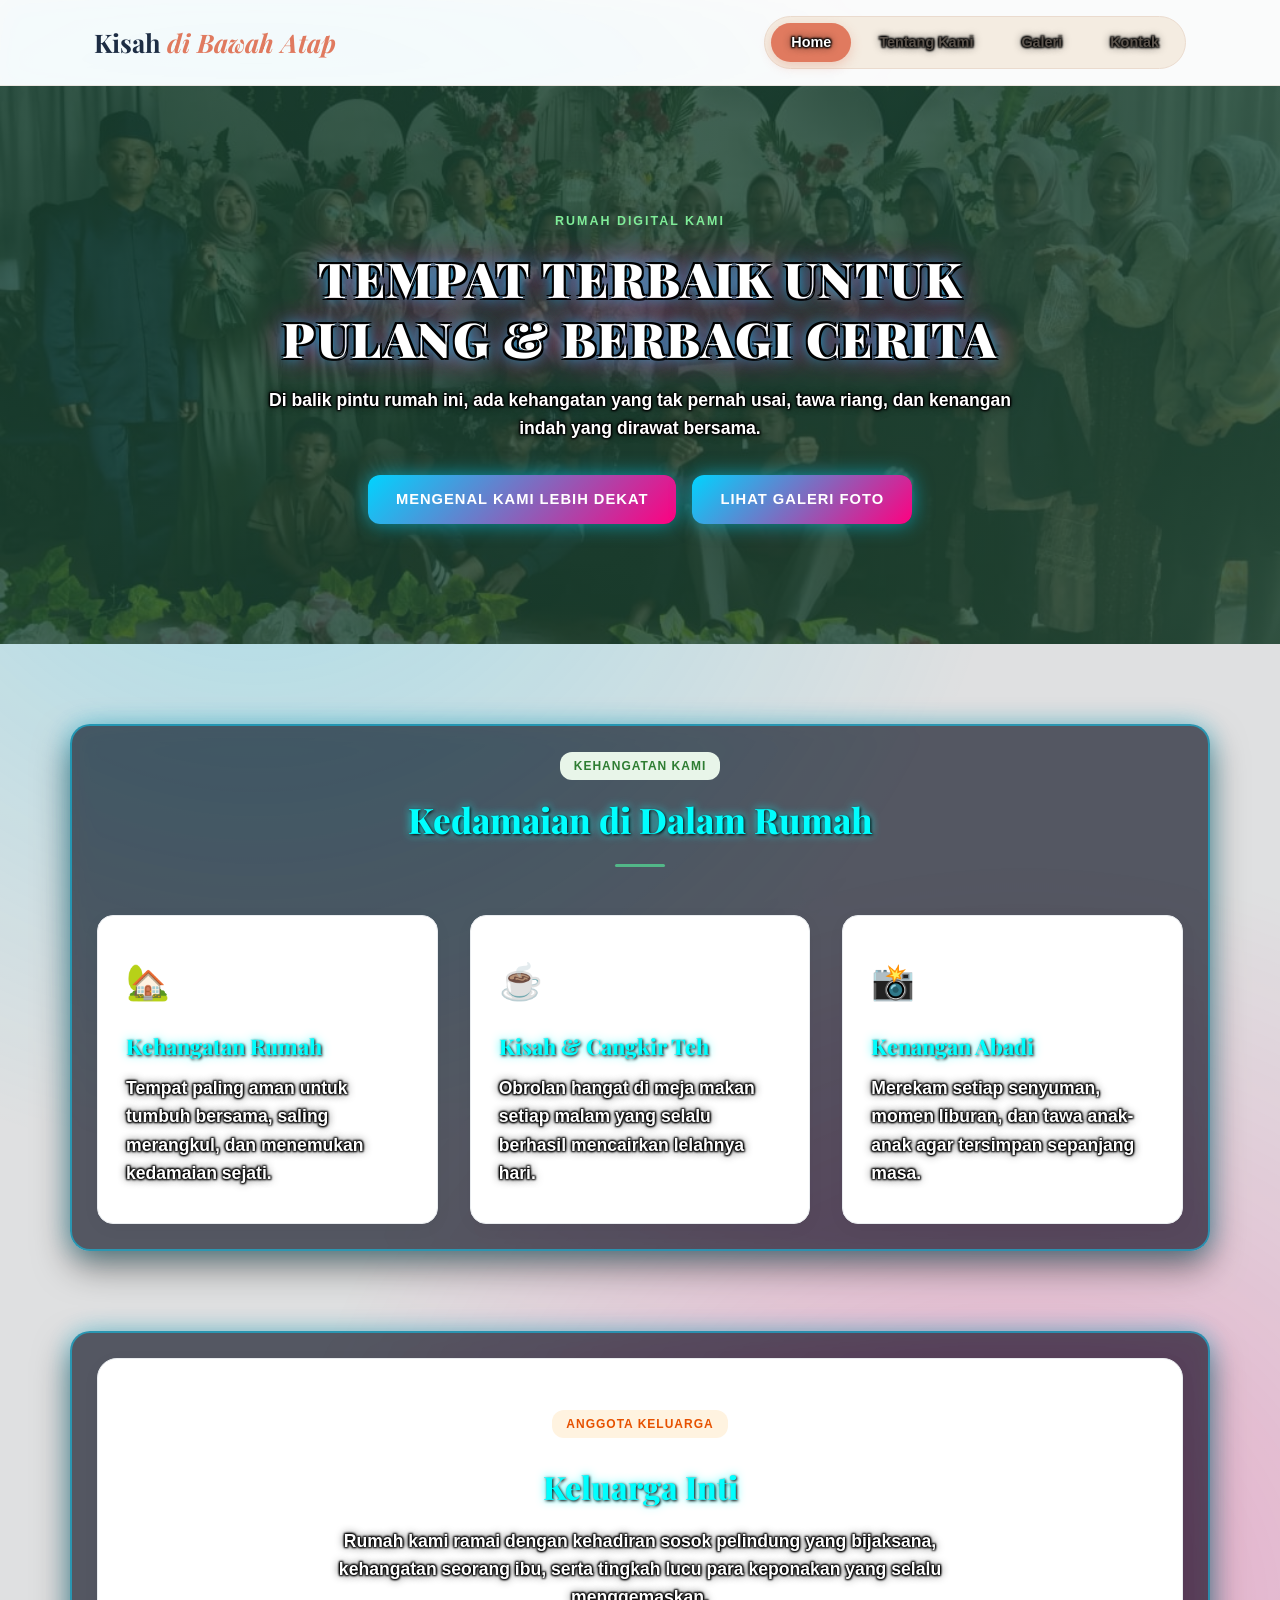
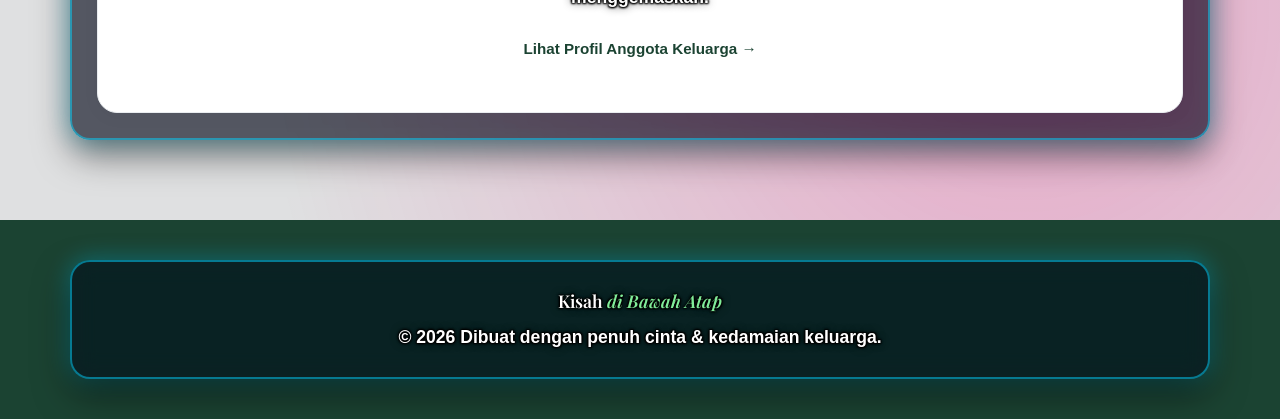
<file: index.html>
<!DOCTYPE html>
<html lang="id">

<head>
    <meta charset="UTF-8">
    <meta name="viewport" content="width=device-width, initial-scale=1.0">
    <title>Beranda - Kisah di Bawah Atap</title>
    <link rel="stylesheet" href="css halaman home.css">
    <!-- Google Fonts Premium -->
    <link
        href="https://fonts.googleapis.com/css2?family=Playfair+Display:ital,wght@0,500;0,600;0,700;1,400&family=Plus+Jakarta+Sans:wght@300;400;500;600&display=swap"
        rel="stylesheet">
</head>

<body>

    <nav class="navbar">
        <div class="nav-container">
            <a href="index.html" class="logo">Kisah <span>di Bawah Atap</span></a>
            <ul class="nav-links">
                <li><a href="halaman home.html" class="active">Home</a></li>
                <li><a href="halaman tentang kami.html">Tentang Kami</a></li>
                <li><a href="halaman galeri.html">Galeri</a></li>
                <li><a href="halaman contac.html">Kontak</a></li>
            </ul>
        </div>
    </nav>

    <header class="luxury-hero">
        <div class="hero-content">
            <span class="hero-tag">RUMAH DIGITAL KAMI</span>
            <h1>Tempat Terbaik untuk Pulang & Berbagi Cerita</h1>
            <p>Di balik pintu rumah ini, ada kehangatan yang tak pernah usai, tawa riang, dan kenangan indah yang
                dirawat bersama.</p>
            <div class="hero-buttons">
                <a href="halaman tentang kami.html" class="btn btn-emerald">Mengenal Kami Lebih Dekat</a>
                <a href="halaman galeri.html" class="btn btn-outline">Lihat Galeri Foto</a>
            </div>
        </div>
    </header>
    <section class="home-features">
        <div class="container">
            <div class="section-header">
                <span class="badge">KEHANGATAN KAMI</span>
                <h2>Kedamaian di Dalam Rumah</h2>
                <div class="line-decor"></div>
            </div>

            <div class="grid-three">
                <div class="feature-card">
                    <div class="icon-box">🏡</div>
                    <h3>Kehangatan Rumah</h3>
                    <p>Tempat paling aman untuk tumbuh bersama, saling merangkul, dan menemukan kedamaian sejati.</p>
                </div>

                <div class="feature-card">
                    <div class="icon-box">☕</div>
                    <h3>Kisah & Cangkir Teh</h3>
                    <p>Obrolan hangat di meja makan setiap malam yang selalu berhasil mencairkan lelahnya hari.</p>
                </div>

                <div class="feature-card">
                    <div class="icon-box">📸</div>
                    <h3>Kenangan Abadi</h3>
                    <p>Merekam setiap senyuman, momen liburan, dan tawa anak-anak agar tersimpan sepanjang masa.</p>
                </div>
            </div>
        </div>
    </section>

    <section class="family-preview">
        <div class="container">
            <div class="preview-box">
                <span class="badge warm">ANGGOTA KELUARGA</span>
                <h2>Keluarga Inti </h2>
                <p>Rumah kami ramai dengan kehadiran sosok pelindung yang bijaksana, kehangatan seorang ibu, serta
                    tingkah lucu para keponakan yang selalu menggemaskan.</p>
                <a href="halaman tentang kami.html" class="btn-text">Lihat Profil Anggota Keluarga &rarr;</a>
            </div>
        </div>
    </section>

    <footer class="main-footer">
        <div class="container">
            <p class="footer-logo">Kisah <span>di Bawah Atap</span></p>
            <p class="copy">&copy; 2026 Dibuat dengan penuh cinta & kedamaian keluarga.</p>
        </div>
    </footer>

</body>

</html>
</file>
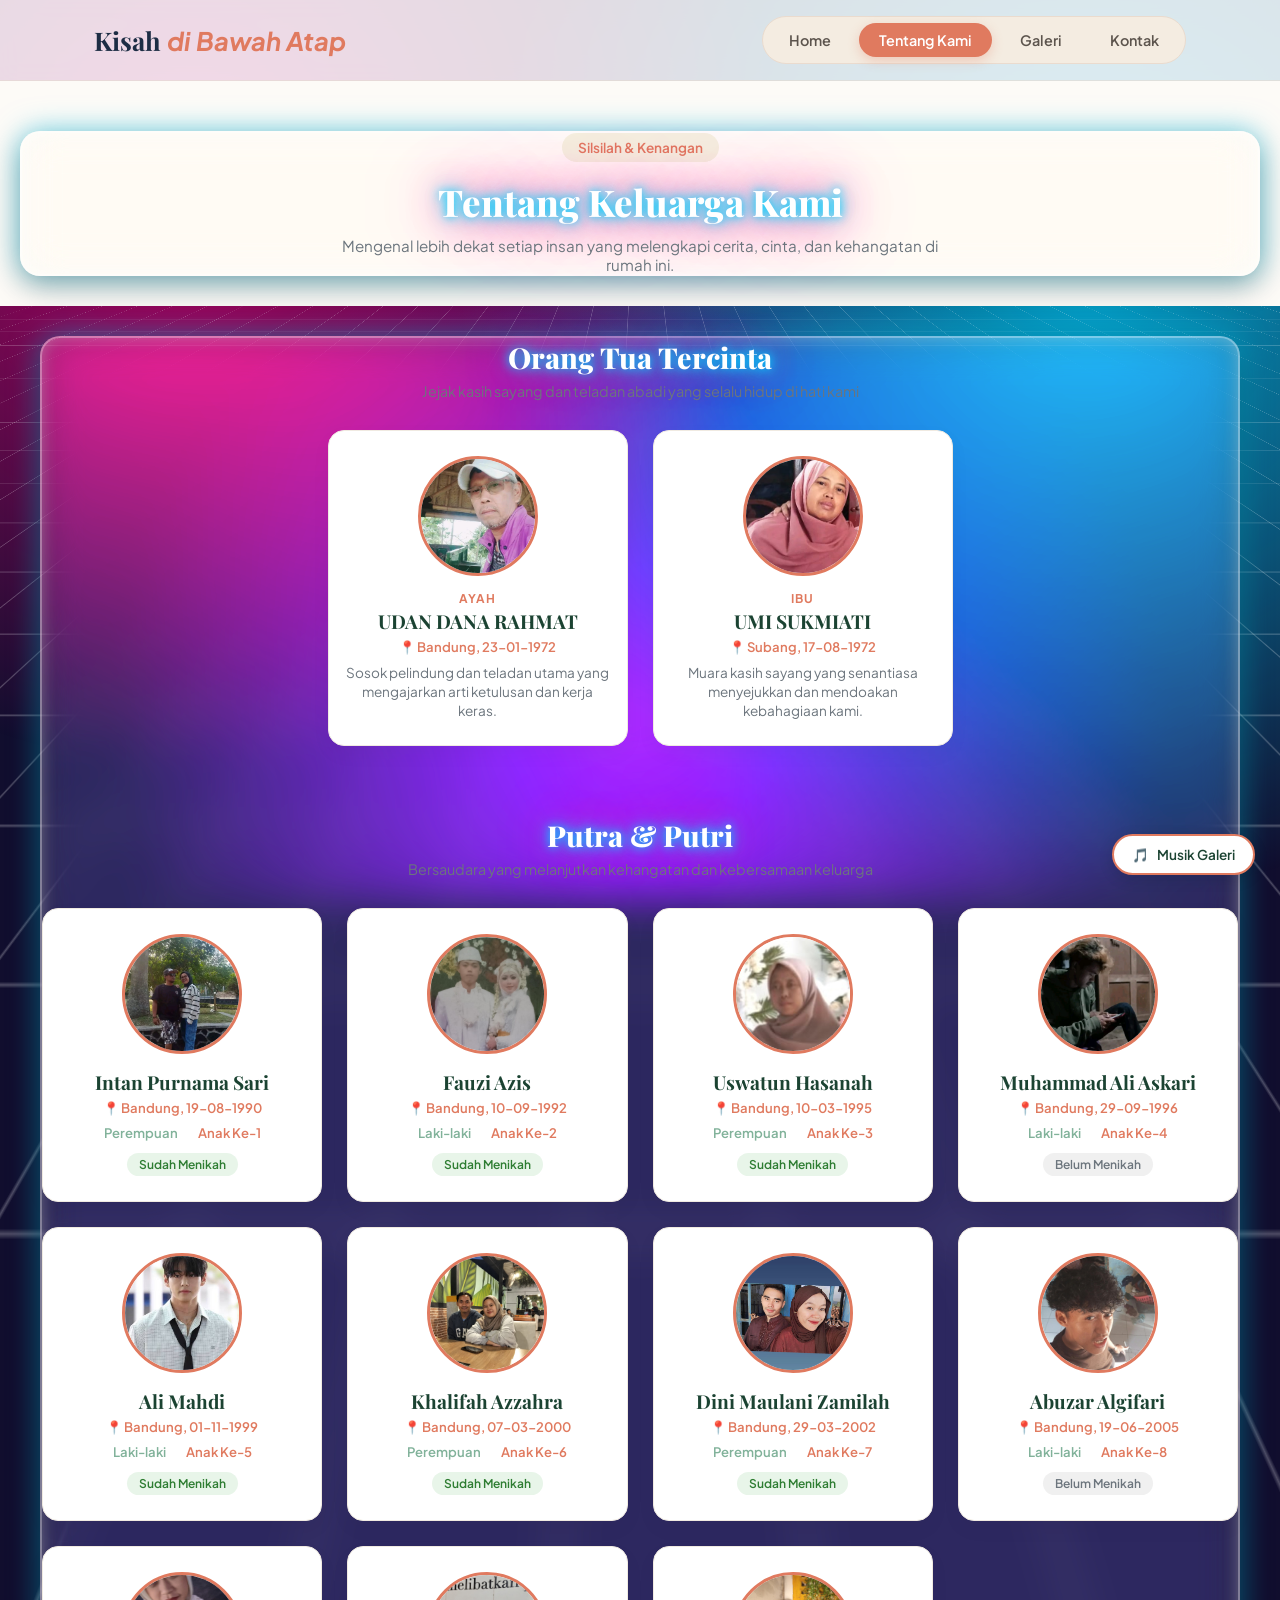
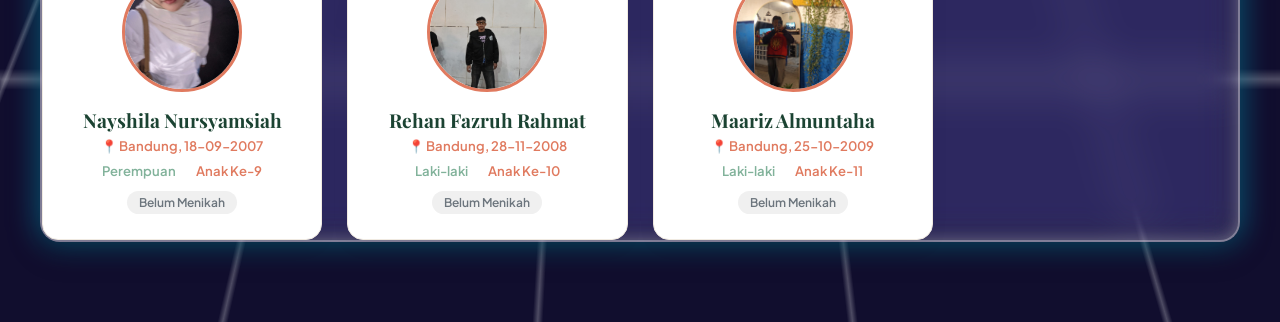
<file: halaman tentang kami.html>
<!DOCTYPE html>
<html lang="id">

<head>
    <meta charset="UTF-8">
    <meta name="viewport" content="width=device-width, initial-scale=1.0">
    <title>Tentang Kami - Kisah di Bawah Atap</title>

    <link
        href="https://fonts.googleapis.com/css2?family=Playfair+Display:ital,wght@0,600;0,700;1,400&family=Plus+Jakarta+Sans:wght@400;500;600;700&display=swap"
        rel="stylesheet">
    <link rel="stylesheet" href="css halam tentang kami.css">
</head>

<body>

    <nav class="navbar">
        <div class="nav-container">
            <a href="index.html" class="logo">Kisah <span>di Bawah Atap</span></a>
            <ul class="nav-links">
                <li><a href="index.html">Home</a></li>
                <li><a href="halaman tentang kami.html" class="active">Tentang Kami</a></li>
                <li><a href="halaman galeri.html">Galeri</a></li>
                <li><a href="halaman contac.html">Kontak</a></li>
            </ul>
        </div>
    </nav>

    <section class="about-hero">
        <div class="container">
            <span class="hero-badge">Silsilah & Kenangan</span>
            <h1>Tentang Keluarga Kami</h1>
            <p>Mengenal lebih dekat setiap insan yang melengkapi cerita, cinta, dan kehangatan di rumah ini.</p>
        </div>
    </section>

    <section class="profiles-section">
        <div class="container">



            <div class="section-title-wrap">
                <h2>Orang Tua Tercinta</h2>
                <p>Jejak kasih sayang dan teladan abadi yang selalu hidup di hati kami</p>
            </div>

            <div class="parents-grid">
                <div class="profile-card">
                    <div class="card-image-wrap">
                        <a href="https://www.facebook.com/share/1ByQkiwCEE/" target="_blank">
                            <img src="UDR3.jpeg" alt="Foto Udan Dana Rahmat">
                        </a>
                    </div>
                    <div class="profile-info">
                        <span class="memorial-tag">Ayah</span>
                        <h3>UDAN DANA RAHMAT</h3>
                        <p class="birth-info">📍 Bandung, 23-01-1972</p>
                        <p class="bio">Sosok pelindung dan teladan utama yang mengajarkan arti ketulusan dan kerja
                            keras.</p>
                    </div>
                </div>

                <div class="profile-card">
                    <div class="card-image-wrap">
                        <a href="UMI.jpeg" target="_blank">
                            <img src="UMI.jpeg" alt="Foto Umi Sukmiati">
                        </a>
                    </div>
                    <div class="profile-info">
                        <span class="memorial-tag">Ibu</span>
                        <h3>UMI SUKMIATI</h3>
                        <p class="birth-info">📍 Subang, 17-08-1972</p>
                        <p class="bio">Muara kasih sayang yang senantiasa menyejukkan dan mendoakan kebahagiaan kami.
                        </p>
                    </div>
                </div>
            </div>


            <div class="section-title-wrap" style="margin-top: 70px;">
                <h2>Putra & Putri</h2>
                <p>Bersaudara yang melanjutkan kehangatan dan kebersamaan keluarga</p>
            </div>

            <div class="profiles-grid">
                <div class="profile-card">
                    <div class="card-image-wrap">
                        <a href="https://www.tiktok.com/@intanpurnamasari019?_r=1&_t=ZS-99Z29GxU5nW" target="_blank">
                            <img src="TAWA.jpeg" alt="Intan Purnama Sari">
                        </a>
                    </div>
                    <div class="profile-info">
                        <h3>Intan Purnama Sari</h3>
                        <p class="birth-info">📍 Bandung, 19-08-1990</p>
                        <div class="profile-meta">
                            <span class="meta-gender">Perempuan</span> •
                            <span class="meta-status">Anak Ke-1</span>
                        </div>
                        <div class="marriage-status status-married">Sudah Menikah</div>
                    </div>
                </div>


                <div class="profile-card">
                    <div class="card-image-wrap">
                        <a href="https://www.tiktok.com/@user9463874217784?_r=1&_t=ZS-99Z26ylqovY">
                            <img src="fauzi.jpeg" alt="Fauzi Azis">
                        </a>
                    </div>
                    <div class="profile-info">
                        <h3>Fauzi Azis</h3>
                        <p class="birth-info">📍 Bandung, 10-09-1992</p>
                        <div class="profile-meta">
                            <span class="meta-gender">Laki-laki</span> •
                            <span class="meta-status">Anak Ke-2</span>
                        </div>
                        <div class="marriage-status status-married">Sudah Menikah</div>
                    </div>
                </div>



                <div class="profile-card">
                    <div class="card-image-wrap">
                        <a href="https://www.facebook.com/share/1DV4ugGvtP/">
                            <img src="uus.jpeg" alt="Uswatun Hasanah">
                        </a>
                    </div>
                    <div class="profile-info">
                        <h3>Uswatun Hasanah</h3>
                        <p class="birth-info">📍 Bandung, 10-03-1995</p>
                        <div class="profile-meta">
                            <span class="meta-gender">Perempuan</span> •
                            <span class="meta-status">Anak Ke-3</span>
                        </div>
                        <div class="marriage-status status-married">Sudah Menikah</div>
                    </div>
                </div>



                <div class="profile-card">
                    <div class="card-image-wrap">
                        <a href="https://www.instagram.com/muhammadaliaskari366?stkn=M2VtY3dyczRnaDYx">
                            <img src="emad.jpeg" alt="Muhammad Ali Askari">
                        </a>
                    </div>
                    <div class="profile-info">
                        <h3>Muhammad Ali Askari</h3>
                        <p class="birth-info">📍 Bandung, 29-09-1996</p>
                        <div class="profile-meta">
                            <span class="meta-gender">Laki-laki</span> •
                            <span class="meta-status">Anak Ke-4</span>
                        </div>
                        <div class="marriage-status status-single">Belum Menikah</div>
                    </div>
                </div>


                <div class="profile-card">
                    <div class="card-image-wrap">
                        <a href="https://www.instagram.com/thv?utm_source=ig_web_button_share_sheet&stkn=ZDNlZDc0MzIxNw=="
                            target="_blank">
                            <img src="ali.jfif" alt="Ali Mahdi">
                        </a>
                    </div>
                    <div class="profile-info">
                        <h3>Ali Mahdi</h3>
                        <p class="birth-info">📍 Bandung, 01-11-1999</p>
                        <div class="profile-meta">
                            <span class="meta-gender">Laki-laki</span> •
                            <span class="meta-status">Anak Ke-5</span>
                        </div>
                        <div class="marriage-status status-married">Sudah Menikah</div>
                    </div>
                </div>



                <div class="profile-card">
                    <div class="card-image-wrap">
                        <a href="https://www.instagram.com/khalifah_azzahra26" target="_blank">
                            <img src="GIPAT.jpeg" alt="Khalifah Azzahra">
                        </a>
                    </div>
                    <div class="profile-info">
                        <h3>Khalifah Azzahra</h3>
                        <p class="birth-info">📍 Bandung, 07-03-2000</p>
                        <div class="profile-meta">
                            <span class="meta-gender">Perempuan</span> •
                            <span class="meta-status">Anak Ke-6</span>
                        </div>
                        <div class="marriage-status status-married">Sudah Menikah</div>
                    </div>
                </div>


                <div class="profile-card">
                    <div class="card-image-wrap">
                        <a href="https://www.instagram.com/maulani5424" target="_blank">
                            <img src="TISIN.jpeg" alt="Dini Maulani Zamilah">
                        </a>
                    </div>
                    <div class="profile-info">
                        <h3>Dini Maulani Zamilah</h3>
                        <p class="birth-info">📍 Bandung, 29-03-2002</p>
                        <div class="profile-meta">
                            <span class="meta-gender">Perempuan</span> •
                            <span class="meta-status">Anak Ke-7</span>
                        </div>
                        <div class="marriage-status status-married">Sudah Menikah</div>
                    </div>
                </div>



                <div class="profile-card">
                    <div class="card-image-wrap">
                        <a href="https://www.instagram.com/abuzaralgifari05" target="_blank">
                            <img src="ALGI.jpeg" alt="Abuzar Algifari">
                        </a>
                    </div>
                    <div class="profile-info">
                        <h3>Abuzar Algifari</h3>
                        <p class="birth-info">📍 Bandung, 19-06-2005</p>
                        <div class="profile-meta">
                            <span class="meta-gender">Laki-laki</span> •
                            <span class="meta-status">Anak Ke-8</span>
                        </div>
                        <div class="marriage-status status-single">Belum Menikah</div>
                    </div>
                </div>



                <div class="profile-card">
                    <div class="card-image-wrap">
                        <a href="https://www.instagram.com/rehan.frzrhmt" target="_blank">
                            <img src="shilaaa.jpeg" alt="Nayshila Nursyamsiah">
                        </a>
                    </div>
                    <div class="profile-info">
                        <h3>Nayshila Nursyamsiah</h3>
                        <p class="birth-info">📍 Bandung, 18-09-2007</p>
                        <div class="profile-meta">
                            <span class="meta-gender">Perempuan</span> •
                            <span class="meta-status">Anak Ke-9</span>
                        </div>
                        <div class="marriage-status status-single">Belum Menikah</div>
                    </div>
                </div>


                <div class="profile-card">
                    <div class="card-image-wrap">
                        <a href="https://www.instagram.com/rehan.frzrhmt" target="_blank">
                            <img src="REHAN.jpeg" alt="Rehan Fazruh Rahmat">
                        </a>
                    </div>
                    <div class="profile-info">
                        <h3>Rehan Fazruh Rahmat</h3>
                        <p class="birth-info">📍 Bandung, 28-11-2008</p>
                        <div class="profile-meta">
                            <span class="meta-gender">Laki-laki</span> •
                            <span class="meta-status">Anak Ke-10</span>
                        </div>
                        <div class="marriage-status status-single">Belum Menikah</div>
                    </div>
                </div>



                <div class="profile-card">
                    <div class="card-image-wrap">
                        <a href="https://www.instagram.com/maarizalmnth.10_25_09" target="_blank">
                            <img src="ME.jpeg" alt="Maariz Almuntaha">
                        </a>
                    </div>
                    <div class="profile-info">
                        <h3>Maariz Almuntaha</h3>
                        <p class="birth-info">📍 Bandung, 25-10-2009</p>
                        <div class="profile-meta">
                            <span class="meta-gender">Laki-laki</span> •
                            <span class="meta-status">Anak Ke-11</span>
                        </div>
                        <div class="marriage-status status-single">Belum Menikah</div>
                    </div>
                </div>
            </div>
    </section>
    <audio id="bg-music" loop preload="auto">
        <!-- Pastikan nama file sesuai dengan file mp3 yang kamu download -->
        <source src="video bg.mp4" type="audio/mpeg">
        Browser Anda tidak mendukung elemen audio.
    </audio>


    <button id="music-toggle-btn" class="music-btn" title="Putar / Hentikan Musik">
        <span id="music-icon">🎵</span>
        <span id="music-text">Musik Galeri</span>
    </button>


    <script>
        const music = document.getElementById('bg-music');
        const musicBtn = document.getElementById('music-toggle-btn');
        const musicIcon = document.getElementById('music-icon');
        const musicText = document.getElementById('music-text');

        let isPlaying = false;

        musicBtn.addEventListener('click', function () {
            if (isPlaying) {
                music.pause();
                musicIcon.textContent = '🎵';
                musicText.textContent = 'Musik Galeri';
                musicBtn.classList.remove('playing');
            } else {
                music.play();
                musicIcon.textContent = '🔊';
                musicText.textContent = 'Jeda Musik';
                musicBtn.classList.add('playing');
            }
            isPlaying = !isPlaying;
        });
    </script>
    <style>
        .galeri-grid,
        div[class*="gallery"],
        div[class*="galeri"] {
            display: grid !important;
            grid-template-columns: repeat(auto-fit, minmax(250px, 1fr)) !important;
            gap: 20px !important;
            max-width: 1100px !important;
            margin: 30px auto !important;
            padding: 0 15px !important;
            box-sizing: border-box !important;
        }

        .galeri-grid>div,
        div[class*="gallery"]>div,
        div[class*="galeri"]>div {
            background: #ffffff !important;
            border-radius: 12px !important;
            overflow: hidden !important;
            border: 1px solid #e07a5f !important;
            /* Terracotta */
            box-shadow: 0 4px 10px rgba(0, 0, 0, 0.08) !important;
            display: flex !important;
            flex-direction: column !important;
        }

        .galeri-grid img,
        .galeri-grid video,
        div[class*="gallery"] img,
        div[class*="gallery"] video,
        div[class*="galeri"] img,
        div[class*="galeri"] video {
            width: 100% !important;
            height: 220px !important;
            /* Dikunci sama rata */
            object-fit: cover !important;
            /* Foto/video anti-gepeng */
            display: block !important;
            margin: 0 !important;
            padding: 0 !important;
        }
    </style>

</body>

</html>
</file>
<file: css halaman home.css>
*,
*::before,
*::after {
    box-sizing: border-box;
    margin: 0;
    padding: 0;
}

body {
    font-family: 'Plus Jakarta Sans', sans-serif;
    background-color: #f8f9fa;
    color: #2b2d42;
    line-height: 1.7;
    -webkit-font-smoothing: antialiased;
}

.container {
    max-width: 1140px;
    margin: 0 auto;
    padding: 0 24px;
}

.navbar {
    position: sticky;
    top: 0;
    z-index: 1000;
    background: rgba(255, 255, 255, 0.85) !important;
    backdrop-filter: blur(12px);
    -webkit-backdrop-filter: blur(12px);
    border-bottom: 1px solid rgba(228, 218, 208, 0.6);
    padding: 16px 0;
}

.nav-container {
    max-width: 1140px;
    margin: 0 auto;
    padding: 0 24px;
    display: flex;
    justify-content: space-between;
    align-items: center;
}

.logo {
    font-family: 'Playfair Display', serif;
    font-size: 1.6rem;
    font-weight: 700;
    color: #1d2d44;
    text-decoration: none;
}

.logo span {
    color: #e07a5f;
    font-style: italic;
}

.nav-links {
    display: flex;
    list-style: none;
    gap: 8px;
    background: #f4ece1;
    padding: 6px;
    border-radius: 40px;
    border: 1px solid #eadbce;
}

.nav-links li a {
    text-decoration: none;
    color: #5c544d;
    font-size: 0.9rem;
    font-weight: 600;
    padding: 8px 20px;
    border-radius: 30px;
    transition: all 0.3s ease;
    display: inline-block;
}

.nav-links li a:hover {
    color: #e07a5f;
    background: rgba(255, 255, 255, 0.6);
}

.nav-links li a.active {
    color: #ffffff !important;
    background: #e07a5f !important;
    box-shadow: 0 4px 12px rgba(224, 122, 95, 0.3);
}

.contact-section {
    padding: 70px 0 100px;
    background-color: #faf6f0;
}

.contact-grid {
    display: grid;
    grid-template-columns: 1fr 1.2fr;
    gap: 36px;
    align-items: stretch;
}

.contact-info-card {
    background: #ffffff;
    border-radius: 20px;
    padding: 40px 32px;
    border: 1px solid #eadbce;
    box-shadow: 0 8px 25px rgba(0, 0, 0, 0.03);
    display: flex;
    flex-direction: column;
}

.contact-info-card h2 {
    font-family: 'Playfair Display', serif;
    font-size: 1.8rem;
    color: #1d2d44;
    margin: 8px 0;
}

.info-desc {
    color: #6c757d;
    font-size: 0.95rem;
    line-height: 1.6;
    margin-bottom: 30px;
}

.info-list {
    display: flex;
    flex-direction: column;
    gap: 20px;
}

.info-item {
    display: flex;
    align-items: center;
    gap: 16px;
    background: #fdfbf7;
    padding: 14px 18px;
    border-radius: 14px;
    border: 1px solid #f0e6dd;
}

.info-icon {
    font-size: 1.4rem;
    width: 44px;
    height: 44px;
    border-radius: 12px;
    display: flex;
    align-items: center;
    justify-content: center;
    flex-shrink: 0;
}

.icon-terracotta {
    background: #fde8e3;
}

.icon-sage {
    background: #e8f3ee;
}

.icon-amber {
    background: #fef3e2;
}

.info-item h4 {
    font-size: 0.95rem;
    color: #1d2d44;
    margin-bottom: 2px;
}

.info-item p {
    font-size: 0.85rem;
    color: #6c757d;
}

.nav-links a:hover,
.nav-links a.active {
    color: #1b4332;
    background-color: #e8f5e9;
    font-weight: 600;
}

.luxury-hero {
    background: linear-gradient(rgba(27, 67, 50, 0.82), rgba(27, 67, 50, 0.82)),
        url('bg.jpeg') center/cover no-repeat;
    padding: 120px 24px;
    text-align: center;
    color: #ffffff;
}

.hero-content {
    max-width: 750px;
    margin: 0 auto;
}

.hero-tag {
    display: inline-block;
    letter-spacing: 2px;
    font-size: 0.78rem;
    font-weight: 700;
    color: #80ed99;
    margin-bottom: 16px;
}

.luxury-hero h1 {
    font-family: 'Playfair Display', serif;
    font-size: 3rem;
    font-weight: 700;
    margin-bottom: 18px;
    line-height: 1.25;
}

.luxury-hero p {
    font-size: 1.1rem;
    color: #e8f5e9;
    font-weight: 300;
    margin-bottom: 32px;
}

.hero-buttons {
    display: flex;
    justify-content: center;
    gap: 16px;
    flex-wrap: wrap;
}

.btn {
    display: inline-block;
    padding: 12px 28px;
    border-radius: 30px;
    font-size: 0.92rem;
    font-weight: 600;
    text-decoration: none;
    transition: all 0.3s ease;
}

.btn-emerald {
    background-color: #52b788;
    color: #ffffff;
    box-shadow: 0 4px 15px rgba(82, 183, 136, 0.3);
}

.btn-emerald:hover {
    background-color: #40916c;
    transform: translateY(-2px);
}

.btn-outline {
    border: 1px solid rgba(255, 255, 255, 0.4);
    color: #ffffff;
    background: rgba(255, 255, 255, 0.1);
    backdrop-filter: blur(5px);
}

.btn-outline:hover {
    background: rgba(255, 255, 255, 0.25);
    transform: translateY(-2px);
}


.home-features {
    padding: 80px 0;
}

.section-header {
    text-align: center;
    margin-bottom: 48px;
}

.badge {
    display: inline-block;
    padding: 4px 14px;
    background: #e8f5e9;
    color: #2e7d32;
    font-size: 0.75rem;
    font-weight: 700;
    letter-spacing: 1px;
    border-radius: 12px;
    margin-bottom: 10px;
}

.badge.warm {
    background: #fff3e0;
    color: #e65100;
}

.section-header h2 {
    font-family: 'Playfair Display', serif;
    font-size: 2.2rem;
    color: #1b4332;
}

.line-decor {
    width: 50px;
    height: 3px;
    background: #52b788;
    margin: 14px auto 0;
    border-radius: 2px;
}

.grid-three {
    display: grid;
    grid-template-columns: repeat(3, 1fr);
    gap: 32px;
}

.feature-card {
    background: #ffffff;
    border-radius: 16px;
    padding: 36px 28px;
    border: 1px solid #e9ecef;
    box-shadow: 0 4px 20px rgba(0, 0, 0, 0.03);
    transition: all 0.3s ease;
}

.feature-card:hover {
    transform: translateY(-6px);
    border-color: #b7e4c7;
    box-shadow: 0 12px 30px rgba(27, 67, 50, 0.08);
}

.icon-box {
    font-size: 2.2rem;
    margin-bottom: 16px;
}

.feature-card h3 {
    font-family: 'Playfair Display', serif;
    font-size: 1.35rem;
    color: #1b4332;
    margin-bottom: 10px;
}

.feature-card p {
    color: #6c757d;
    font-size: 0.92rem;
    line-height: 1.6;
}

.family-preview {
    padding-bottom: 80px;
}

.preview-box {
    background: #ffffff;
    border-radius: 20px;
    padding: 50px 40px;
    border: 1px solid #e9ecef;
    text-align: center;
    box-shadow: 0 4px 20px rgba(0, 0, 0, 0.03);
}

.preview-box h2 {
    font-family: 'Playfair Display', serif;
    font-size: 2rem;
    color: #1b4332;
    margin: 12px 0;
}

.preview-box p {
    color: #6c757d;
    font-size: 1rem;
    max-width: 680px;
    margin: 0 auto 24px;
}

.btn-text {
    color: #1b4332;
    font-weight: 700;
    text-decoration: none;
    font-size: 0.95rem;
    transition: color 0.3s ease;
}

.btn-text:hover {
    color: #40916c;
}

.main-footer {
    background: #1b4332;
    color: #ffffff;
    padding: 40px 0;
    text-align: center;
}

.footer-logo {
    font-family: 'Playfair Display', serif;
    font-size: 1.4rem;
    font-weight: 700;
    margin-bottom: 8px;
}

.footer-logo span {
    color: #80ed99;
    font-style: italic;
}

.copy {
    font-size: 0.85rem;
    color: #b7e4c7;
}

/* Responsive (Layar HP) */
@media (max-width: 992px) {
    .grid-three {
        grid-template-columns: repeat(2, 1fr);
    }
}

@media (max-width: 600px) {
    .grid-three {
        grid-template-columns: 1fr;
    }

    .luxury-hero h1 {
        font-size: 2.2rem;
    }

    .nav-container {
        flex-direction: column;
        gap: 12px;
    }
}

/* =========================================================
   1. PERJELAS BACKGROUND ASLI (TIDAK DIGANTI) & TAMBAH EFEK GLOW
   ========================================================= */
body {
    position: relative;
    color: #ffffff;
    font-family: 'Poppins', sans-serif;
    /* Memberikan efek kontras dan kecerahan pada background asli */
    backdrop-filter: brightness(0.85) contrast(1.15);
    min-height: 100vh;
}

/* Overlay Cahaya Neon di atas Background Asli agar suasana lebih hidup */
body::before {
    content: '';
    position: fixed;
    top: 0;
    left: 0;
    width: 100%;
    height: 100%;
    background:
        radial-gradient(circle at 20% 20%, rgba(0, 212, 255, 0.25) 0%, transparent 40%),
        radial-gradient(circle at 80% 80%, rgba(255, 0, 128, 0.25) 0%, transparent 40%);
    pointer-events: none;
    z-index: -1;
    animation: homePulse 8s ease-in-out infinite alternate;
}

/* =========================================================
   2. TEKS UTAMA & JUDUL SUPER JELAS, TEGAS, BERCAHAYA 3D
   ========================================================= */
/* Judul Utama / Banner Home */
h1,
.hero-title,
.main-title {
    color: #ffffff !important;
    font-weight: 900 !important;
    text-transform: uppercase;
    letter-spacing: 1.5px;
    /* Kombinasi stroke hitam & glow neon cyan-pink agar sangat jelas dibaca */
    text-shadow:
        2px 2px 0px #000,
        -2px -2px 0px #000,
        2px -2px 0px #000,
        -2px 2px 0px #000,
        0 0 15px #00d4ff,
        0 0 30px #ff0080 !important;
}

/* Sub-Judul & Heading Lainnya */
h2,
h3,
.sub-title {
    color: #00ffff !important;
    /* Warna Cyan Menyala */
    font-weight: 800 !important;
    text-shadow:
        1px 1px 3px #000000,
        0 0 10px rgba(0, 255, 255, 0.8) !important;
}

/* Teks Deskripsi / Paragraf Utama Home (Super Kontras & Mudah Dibaca) */
p,
.description,
.hero-text,
li {
    color: #ffffff !important;
    font-weight: 600 !important;
    font-size: 1.1rem !important;
    line-height: 1.6;
    /* Outline hitam di sekeliling huruf agar tidak silau & terbaca tegas */
    text-shadow:
        1px 1px 2px #000000,
        -1px -1px 2px #000000,
        1px -1px 2px #000000,
        -1px 1px 2px #000000,
        0 0 8px rgba(0, 0, 0, 0.9) !important;
}

/* =========================================================
   3. KARTU KONTEN HOME / CONTAINER (EFEK KACA KANOPY GELAP)
   ========================================================= */
.container,
.hero-section,
.card,
.content-box {
    background: rgba(10, 15, 30, 0.65) !important;
    /* Latar kaca gelap transparan agar tulisan makin menonjol */
    backdrop-filter: blur(12px) saturate(160%);
    -webkit-backdrop-filter: blur(12px) saturate(160%);
    border: 2px solid rgba(0, 212, 255, 0.5) !important;
    border-radius: 20px !important;
    box-shadow:
        0 15px 35px rgba(0, 0, 0, 0.5),
        0 0 25px rgba(0, 212, 255, 0.4) !important;
    padding: 25px;
    transition: all 0.3s ease-in-out !important;
}

.container:hover,
.hero-section:hover,
.card:hover {
    transform: translateY(-5px) scale(1.01);
    border-color: #ff0080 !important;
    box-shadow:
        0 20px 40px rgba(0, 0, 0, 0.6),
        0 0 35px rgba(255, 0, 128, 0.7) !important;
}

/* =========================================================
   4. TOMBOL NAVIGASI / BUTTON DI HOME AGAR SANGAT MENARIK
   ========================================================= */
button,
.btn,
.cta-button {
    background: linear-gradient(135deg, #00d4ff 0%, #ff0080 100%) !important;
    color: #ffffff !important;
    font-weight: 800 !important;
    border: none !important;
    border-radius: 12px !important;
    padding: 12px 28px !important;
    box-shadow: 0 0 20px rgba(0, 212, 255, 0.6) !important;
    cursor: pointer;
    transition: all 0.3s ease !important;
    text-transform: uppercase;
    letter-spacing: 1px;
}

button:hover,
.btn:hover,
.cta-button:hover {
    transform: translateY(-3px) scale(1.05) !important;
    box-shadow: 0 0 35px rgba(255, 0, 128, 0.9) !important;
}

/* =========================================================
   5. ANIMASI CAHAYA LAMPU
   ========================================================= */
@keyframes homePulse {
    0% {
        filter: hue-rotate(0deg) brightness(1);
    }

    100% {
        filter: hue-rotate(40deg) brightness(1.2);
    }
}
</file>
<file: css halam tentang kami.css>
* {
    margin: 0;
    padding: 0;
    box-sizing: border-box;
    font-family: 'Plus Jakarta Sans', sans-serif;
}

body {
    background-color: #fdfbf7;
    color: #333333;
}

.navbar {
    position: sticky;
    top: 0;
    z-index: 1000;
    background: rgba(255, 255, 255, 0.85) !important;
    backdrop-filter: blur(12px);
    -webkit-backdrop-filter: blur(12px);
    border-bottom: 1px solid rgba(228, 218, 208, 0.6);
    padding: 16px 0;
}

.nav-container {
    max-width: 1140px;
    margin: 0 auto;
    padding: 0 24px;
    display: flex;
    justify-content: space-between;
    align-items: center;
}

.logo {
    font-family: 'Playfair Display', serif;
    font-size: 1.6rem;
    font-weight: 700;
    color: #1d2d44;
    text-decoration: none;
}

.logo span {
    color: #e07a5f;
    font-style: italic;
}

.nav-links {
    display: flex;
    list-style: none;
    gap: 8px;
    background: #f4ece1;
    padding: 6px;
    border-radius: 40px;
    border: 1px solid #eadbce;
}

.nav-links li a {
    text-decoration: none;
    color: #5c544d;
    font-size: 0.9rem;
    font-weight: 600;
    padding: 8px 20px;
    border-radius: 30px;
    transition: all 0.3s ease;
    display: inline-block;
}

.nav-links li a:hover {
    color: #e07a5f;
    background: rgba(255, 255, 255, 0.6);
}

.nav-links li a.active {
    color: #ffffff !important;
    background: #e07a5f !important;
    box-shadow: 0 4px 12px rgba(224, 122, 95, 0.3);
}

.contact-section {
    padding: 70px 0 100px;
    background-color: #faf6f0;
}

.contact-grid {
    display: grid;
    grid-template-columns: 1fr 1.2fr;
    gap: 36px;
    align-items: stretch;
}


.contact-info-card {
    background: #ffffff;
    border-radius: 20px;
    padding: 40px 32px;
    border: 1px solid #eadbce;
    box-shadow: 0 8px 25px rgba(0, 0, 0, 0.03);
    display: flex;
    flex-direction: column;
}

.contact-info-card h2 {
    font-family: 'Playfair Display', serif;
    font-size: 1.8rem;
    color: #1d2d44;
    margin: 8px 0;
}

.info-desc {
    color: #6c757d;
    font-size: 0.95rem;
    line-height: 1.6;
    margin-bottom: 30px;
}

.info-list {
    display: flex;
    flex-direction: column;
    gap: 20px;
}

.info-item {
    display: flex;
    align-items: center;
    gap: 16px;
    background: #fdfbf7;
    padding: 14px 18px;
    border-radius: 14px;
    border: 1px solid #f0e6dd;
}

.info-icon {
    font-size: 1.4rem;
    width: 44px;
    height: 44px;
    border-radius: 12px;
    display: flex;
    align-items: center;
    justify-content: center;
    flex-shrink: 0;
}

.icon-terracotta {
    background: #fde8e3;
}

.icon-sage {
    background: #e8f3ee;
}

.icon-amber {
    background: #fef3e2;
}

.info-item h4 {
    font-size: 0.95rem;
    color: #1d2d44;
    margin-bottom: 2px;
}

.info-item p {
    font-size: 0.85rem;
    color: #6c757d;
}

/* HERO SECTION */
.about-hero {
    text-align: center;
    padding: 50px 20px 30px;
    background-color: #fdfbf7;
}

.hero-badge {
    display: inline-block;
    padding: 6px 16px;
    background-color: #f4f1de;
    color: #e07a5f;
    border-radius: 20px;
    font-size: 0.85rem;
    font-weight: 600;
    margin-bottom: 15px;
}

.about-hero h1 {
    font-family: 'Playfair Display', serif;
    font-size: 2.3rem;
    color: #1b4332;
    margin-bottom: 10px;
}

.about-hero p {
    color: #6c757d;
    max-width: 600px;
    margin: 0 auto;
    font-size: 0.95rem;
}

/* TITLES */
.section-title-wrap {
    text-align: center;
    margin-bottom: 30px;
}

.section-title-wrap h2 {
    font-family: 'Playfair Display', serif;
    font-size: 1.8rem;
    color: #1b4332;
    margin-bottom: 6px;
}

.section-title-wrap p {
    color: #6c757d;
    font-size: 0.9rem;
}

/* PROFILES SECTION */
.profiles-section {
    padding: 30px 20px 80px;
}

.profiles-section .container {
    width: 100%;
    max-width: 1200px;
    margin: 0 auto;
}

/* GRID LAYOUTS */
.parents-grid {
    display: flex;
    justify-content: center;
    flex-wrap: wrap;
    gap: 25px;
    margin-bottom: 40px;
}

.parents-grid .profile-card {
    max-width: 300px;
    width: 100%;
}

.profiles-grid {
    display: grid;
    grid-template-columns: repeat(auto-fill, minmax(240px, 1fr));
    gap: 25px;
    width: 100%;
}

/* CARDS */
.profile-card {
    display: flex;
    flex-direction: column;
    align-items: center;
    background: #ffffff;
    border-radius: 16px;
    padding: 25px 15px;
    text-align: center;
    border: 1px solid #f0eae1;
    box-shadow: 0 8px 20px rgba(0, 0, 0, 0.04);
    transition: transform 0.3s ease, box-shadow 0.3s ease;
}

.profile-card:hover {
    transform: translateY(-5px);
    box-shadow: 0 12px 28px rgba(0, 0, 0, 0.08);
}

.card-image-wrap {
    width: 120px;
    height: 120px;
    margin-bottom: 15px;
}

.card-image-wrap a {
    display: block;
    width: 100%;
    height: 100%;
    border-radius: 50%;
    overflow: hidden;
    border: 3px solid #e07a5f;
}

.card-image-wrap img {
    width: 100%;
    height: 100%;
    object-fit: cover;
}

.profile-info {
    width: 100%;
    display: flex;
    flex-direction: column;
    align-items: center;
}

.memorial-tag {
    display: inline-block;
    color: #e07a5f;
    font-size: 0.75rem;
    font-weight: 700;
    text-transform: uppercase;
    letter-spacing: 1px;
    margin-bottom: 2px;
}

.profile-info h3 {
    font-family: 'Playfair Display', serif;
    font-size: 1.2rem;
    color: #1b4332;
    margin-bottom: 4px;
}

.birth-info {
    font-size: 0.82rem;
    color: #e07a5f;
    font-weight: 600;
    margin-bottom: 8px;
}

.bio {
    font-size: 0.85rem;
    color: #6c757d;
    line-height: 1.4;
}

.profile-meta {
    display: flex;
    justify-content: center;
    align-items: center;
    gap: 6px;
    font-size: 0.82rem;
    font-weight: 600;
    margin-bottom: 8px;
}

.meta-gender {
    color: #81b29a;
}

.meta-status {
    color: #e07a5f;
}

.marriage-status {
    display: inline-block;
    padding: 4px 12px;
    border-radius: 12px;
    font-size: 0.75rem;
    font-weight: 600;
    margin-top: 4px;
}

.status-single {
    background-color: #f0f0f0;
    color: #6c757d;
}

.status-married {
    background-color: #e8f5e9;
    color: #2e7d32;
}

.music-btn {
    position: fixed;
    bottom: 25px;
    right: 25px;
    z-index: 999;
    background-color: #ffffff;
    color: #1b4332;
    border: 2px solid #e07a5f;
    padding: 10px 18px;
    border-radius: 30px;
    font-family: 'Plus Jakarta Sans', sans-serif;
    font-size: 0.85rem;
    font-weight: 600;
    cursor: pointer;
    box-shadow: 0 4px 15px rgba(0, 0, 0, 0.12);
    display: flex;
    align-items: center;
    gap: 8px;
    transition: all 0.3s ease;
}

.music-btn:hover {
    background-color: #e07a5f;
    color: #ffffff;
    transform: translateY(-3px);
    box-shadow: 0 6px 20px rgba(224, 122, 95, 0.3);
}

.music-btn.playing {
    background-color: #e07a5f;
    color: #ffffff;
    border-color: #e07a5f;
}

.music-btn.playing #music-icon {
    animation: pulse-icon 1.2s infinite alternate;
}

@keyframes pulse-icon {
    0% {
        transform: scale(1);
    }

    100% {
        transform: scale(1.25);
    }
}

/* =========================================================
   1. BACKGROUND SUPER TERANG BERCAHAYA & NEON GLOW 3D
   ========================================================= */
body {
    margin: 0;
    padding: 0;
    font-family: 'Poppins', sans-serif;
    /* Background dasar bernuansa ungu-biru neon terang */
    background: #110e2e;
    color: #ffffff;
    min-height: 100vh;
    position: relative;
    overflow-x: hidden;
}

/* Cahaya Neon berpijar terang (3 Titik Lampu Utama) */
body::before {
    content: '';
    position: fixed;
    top: 0;
    left: 0;
    width: 100%;
    height: 100%;
    background:
        radial-gradient(circle at 15% 20%, rgba(255, 0, 128, 0.7) 0%, transparent 45%),
        radial-gradient(circle at 85% 30%, rgba(0, 212, 255, 0.75) 0%, transparent 50%),
        radial-gradient(circle at 50% 80%, rgba(138, 43, 226, 0.8) 0%, transparent 55%);
    z-index: -2;
    animation: neonPulse 6s ease-in-out infinite alternate;
}

/* Pola Grid 3D Putih Terang Menyala */
body::after {
    content: '';
    position: fixed;
    top: -50%;
    left: -50%;
    width: 200%;
    height: 200%;
    background-image:
        linear-gradient(rgba(255, 255, 255, 0.25) 1.5px, transparent 1.5px),
        linear-gradient(90deg, rgba(255, 255, 255, 0.25) 1.5px, transparent 1.5px);
    background-size: 60px 60px;
    transform: perspective(600px) rotateX(60deg);
    z-index: -1;
    animation: gridMove 15s linear infinite;
}

/* =========================================================
   2. KARTU KONTEN DENGAN KACA BENING & LIST CAHAYA
   ========================================================= */
.container,
.about-card,
.card {
    background: rgba(255, 255, 255, 0.12) !important;
    backdrop-filter: blur(20px) saturate(200%);
    -webkit-backdrop-filter: blur(20px) saturate(200%);
    border: 2px solid rgba(255, 255, 255, 0.4) !important;
    border-radius: 20px !important;
    box-shadow:
        0 10px 30px rgba(0, 0, 0, 0.3),
        0 0 30px rgba(0, 212, 255, 0.5),
        inset 0 0 15px rgba(255, 255, 255, 0.3);
    transition: all 0.3s ease-in-out !important;
}

/* Efek Hover Kartu Makin Terang Menyala */
.container:hover,
.about-card:hover,
.card:hover {
    transform: translateY(-8px) scale(1.02);
    border-color: #00d4ff !important;
    box-shadow:
        0 20px 40px rgba(0, 0, 0, 0.4),
        0 0 50px rgba(255, 0, 128, 0.8),
        0 0 80px rgba(0, 212, 255, 0.8);
}

/* =========================================================
   3. TEKS JUDUL SUPER GLOWING
   ========================================================= */
h1,
h2,
.title {
    color: #ffffff !important;
    text-shadow:
        0 0 10px #00d4ff,
        0 0 20px #00d4ff,
        0 0 40px #ff0080,
        0 0 80px #ff0080;
    font-weight: 800;
}

/* =========================================================
   4. ANIMASI BERCAHAYA
   ========================================================= */
@keyframes neonPulse {
    0% {
        filter: hue-rotate(0deg) brightness(1.2);
    }

    100% {
        filter: hue-rotate(60deg) brightness(1.6);
    }
}

@keyframes gridMove {
    0% {
        transform: perspective(600px) rotateX(60deg) translateY(0);
    }

    100% {
        transform: perspective(600px) rotateX(60deg) translateY(60px);
    }
}
</file>
